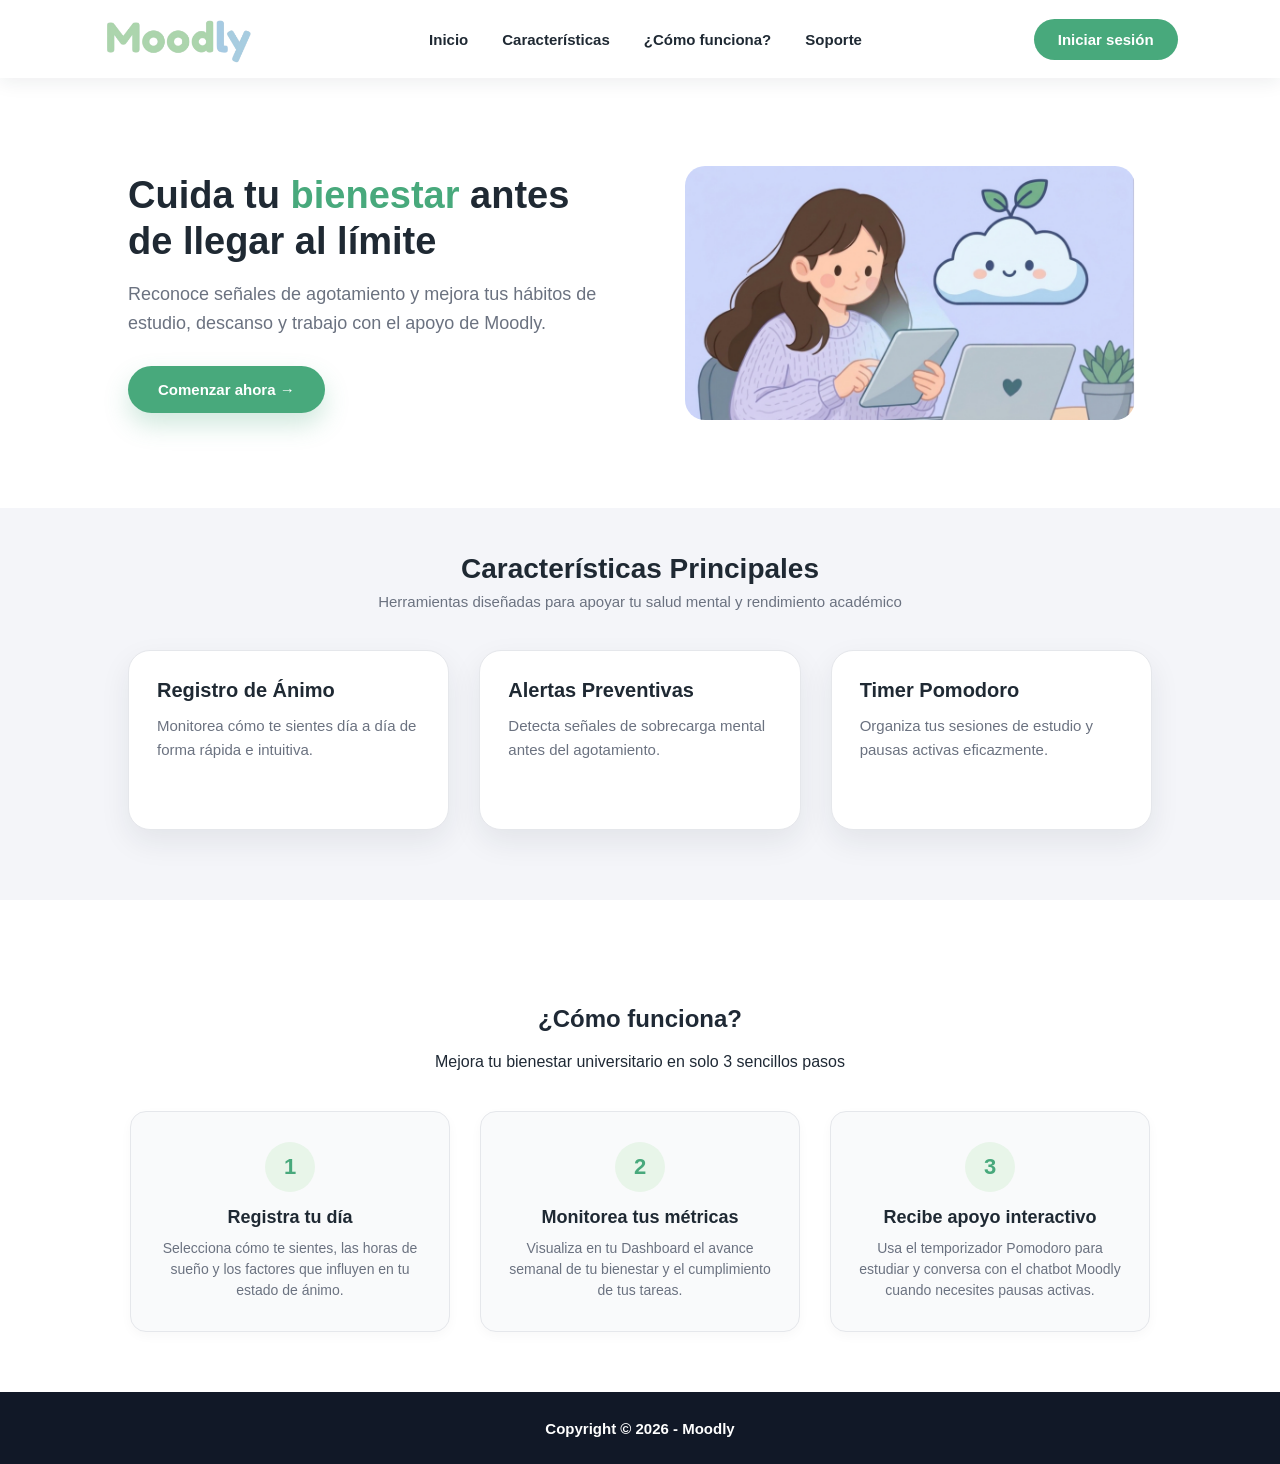
<file: Moodly/index.html>
<!DOCTYPE html>
<html lang="es">
<head>
    <meta charset="UTF-8">
    <meta name="viewport" content="width=device-width, initial-scale=1.0">
    <title>Moodly - Bienestar Universitario</title>
    <link rel="stylesheet" href="css/index.css">
</head>
<body>
    <header class="header">
        <div class="brand">
            <div class="brand">
            <a href="app.html"></a>
            <img src="imagenes/logo.png" alt="Moodly Logo" class="logo-img"> </a>
        </div>
        </div>
        <nav class="nav">
            <a href="#inicio">Inicio</a>
            <a href="#caracteristicas">Características</a>
            <a href="#como-funciona">¿Cómo funciona?</a>
            <a href="#soporte">Soporte</a>
        </nav>
        <button id="openLogin" class="login-btn">Iniciar sesión</button>
    </header>

    <main id="inicio" class="hero">
        <section class="hero-content">
            <h1>Cuida tu <span>bienestar</span> antes de llegar al límite</h1>
            <p>Reconoce señales de agotamiento y mejora tus hábitos de estudio, descanso y trabajo con el apoyo de Moodly.</p>
            <button id="openLoginHero" class="primary-btn">Comenzar ahora &rarr;</button>
        </section>
        <section class="hero-image">
            <div class="image-card">
                <img src="imagenes/moodly.png" alt="Moodly Hero">
            </div>
        </section>
    </main>

    <section id="caracteristicas" class="section servicios">
        <div class="section-title">
            <h2>Características Principales</h2>
            <p>Herramientas diseñadas para apoyar tu salud mental y rendimiento académico</p>
        </div>
        <div class="cards">
            <article class="card">
                <h3>Registro de Ánimo</h3>
                <p>Monitorea cómo te sientes día a día de forma rápida e intuitiva.</p>
            </article>
            <article class="card">
                <h3>Alertas Preventivas</h3>
                <p>Detecta señales de sobrecarga mental antes del agotamiento.</p>
            </article>
            <article class="card">
                <h3>Timer Pomodoro</h3>
                <p>Organiza tus sesiones de estudio y pausas activas eficazmente.</p>
            </article>
        </div>
    </section> 
    <!-- Sección ¿Cómo funciona? -->
<section id="como-funciona" class="steps-section">
    <h2 class="section-title">¿Cómo funciona?</h2>
    <p class="section-subtitle">Mejora tu bienestar universitario en solo 3 sencillos pasos</p>

    <div class="steps-grid">
        <div class="step-card">
            <div class="step-number">1</div>
            <h3>Registra tu día</h3>
            <p>Selecciona cómo te sientes, las horas de sueño y los factores que influyen en tu estado de ánimo.</p>
        </div>

        <div class="step-card">
            <div class="step-number">2</div>
            <h3>Monitorea tus métricas</h3>
            <p>Visualiza en tu Dashboard el avance semanal de tu bienestar y el cumplimiento de tus tareas.</p>
        </div>

        <div class="step-card">
            <div class="step-number">3</div>
            <h3>Recibe apoyo interactivo</h3>
            <p>Usa el temporizador Pomodoro para estudiar y conversa con el chatbot Moodly cuando necesites pausas activas.</p>
        </div>
    </div>
</section>

    <footer id="soporte" class="footer">
        <p>Copyright &copy; 2026 - Moodly</p>
    </footer>

    <!-- MODAL DE INICIO DE SESIÓN -->
    <div id="loginModal" class="modal">
        <div class="modal-content">
            <span class="close-btn" id="closeLogin">&times;</span>
            <h2>Iniciar Sesión</h2>
            <p>¡Bienvenido, ingresa tus datos para empezar!</p>
            
            <form id="formLogin">
                <div class="form-group">
                    <label for="loginEmail">Correo</label>
                    <input type="email" id="loginEmail" required>
                </div>
                
                <div class="form-group">
                    <label for="loginPassword">Contraseña</label>
                    <input type="password" id="loginPassword" required>
                </div>

                <!-- Mensaje de error condicional -->
                <p id="loginError" class="error-msg" style="display: none;">La contraseña o correo no coincide vuelva a intentar</p>

                <button type="submit" class="submit-btn">Iniciar sesión</button>

                <div class="modal-footer-text">
                    <p>¿Aún no tienes una cuenta? <a href="#" id="openRegisterLink">Crear una cuenta</a></p>
                </div>
            </form>
        </div>
    </div>

    <!-- MODAL DE CREAR CUENTA -->
    <div id="registerModal" class="modal">
        <div class="modal-content">
            <span class="close-btn" id="closeRegister">&times;</span>
            <h2>Crear Cuenta</h2>
            <p>Regístrate para comenzar tu viaje de bienestar</p>
            
            <form id="formRegister">
                <div class="form-group">
                    <label for="regName">Nombre</label>
                    <input type="text" id="regName" required>
                </div>
                <div class="form-group">
                    <label for="regLastName">Apellido</label>
                    <input type="text" id="regLastName" required>
                </div>
                <div class="form-group">
                    <label for="regEmail">Correo</label>
                    <input type="email" id="regEmail" required>
                </div>
                <div class="form-group">
                    <label for="regPassword">Contraseña</label>
                    <input type="password" id="regPassword" required>
                </div>

                <button type="submit" class="submit-btn">Registrarse</button>
            </form>
        </div>
    </div>

    <script src="js/index.js"></script>
</body>
</html>
</file>
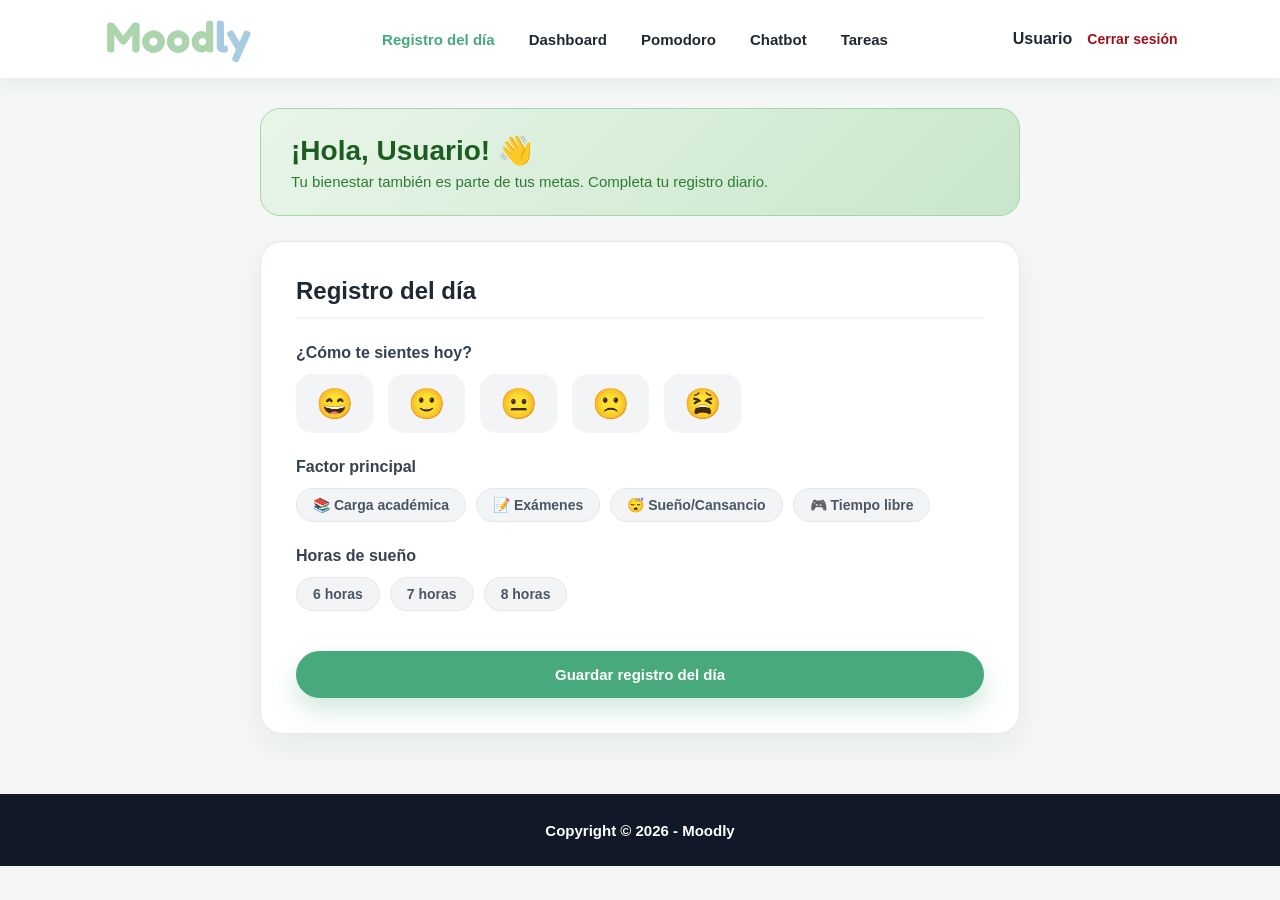
<file: Moodly/app.html>
<!DOCTYPE html>
<html lang="es">
<head>
    <meta charset="UTF-8">
    <meta name="viewport" content="width=device-width, initial-scale=1.0">
    <title>Moodly - Registro del Día</title>
    <link rel="stylesheet" href="css/index.css">
</head>
<body class="app-body">

    <header class="header">
        <div class="brand">
            <a href="app.html"></a>
            <img src="imagenes/logo.png" alt="Moodly Logo" class="logo-img"> </a>
        </div>
        <nav class="nav">
            <a href="app.html" class="active">Registro del día</a>
            <a href="dashboard.html">Dashboard</a>
            <a href="pomodoro.html">Pomodoro</a>
            <a href="chatbot.html">Chatbot</a>
            <a href="tareas.html">Tareas</a>
        </nav>
        <div class="user-profile">
            <span id="userNameDisplay">Usuario</span>
            <a href="index.html" class="logout-link">Cerrar sesión</a>
        </div>
    </header>

    <main class="app-container">
        <div class="welcome-card">
            <div class="welcome-text">
                <h1 id="welcomeGreeting">¡Hola! 👋</h1>
                <p>Tu bienestar también es parte de tus metas. Completa tu registro diario.</p>
            </div>
        </div>

        <section class="survey-card">
            <h2 class="survey-title">Registro del día</h2>

            <div class="survey-group">
                <label class="group-title">¿Cómo te sientes hoy?</label>
                <div class="mood-selector">
                    <button class="mood-btn" data-value="5">😄</button>
                    <button class="mood-btn" data-value="4">🙂</button>
                    <button class="mood-btn" data-value="3">😐</button>
                    <button class="mood-btn" data-value="2">🙁</button>
                    <button class="mood-btn" data-value="1">😫</button>
                </div>
            </div>

            <div class="survey-group">
                <label class="group-title">Factor principal</label>
                <div class="chip-group" id="factorGroup">
                    <button class="chip-btn" data-factor="Carga académica">📚 Carga académica</button>
                    <button class="chip-btn" data-factor="Exámenes">📝 Exámenes</button>
                    <button class="chip-btn" data-factor="Sueño/Cansancio">😴 Sueño/Cansancio</button>
                    <button class="chip-btn" data-factor="Tiempo libre">🎮 Tiempo libre</button>
                </div>
            </div>

            <div class="survey-group">
                <label class="group-title">Horas de sueño</label>
                <div class="chip-group" id="sleepGroup">
                    <button class="chip-btn" data-sleep="6">6 horas</button>
                    <button class="chip-btn" data-sleep="7">7 horas</button>
                    <button class="chip-btn" data-sleep="8">8 horas</button>
                </div>
            </div>

            <button class="primary-btn submit-survey-btn" id="saveSurveyBtn">Guardar registro del día</button>
        </section>
    </main>

    <footer class="footer">
        <p>Copyright &copy; 2026 - Moodly</p>
    </footer>

    <script src="js/app.js"></script>
</body>
</html>
</file>
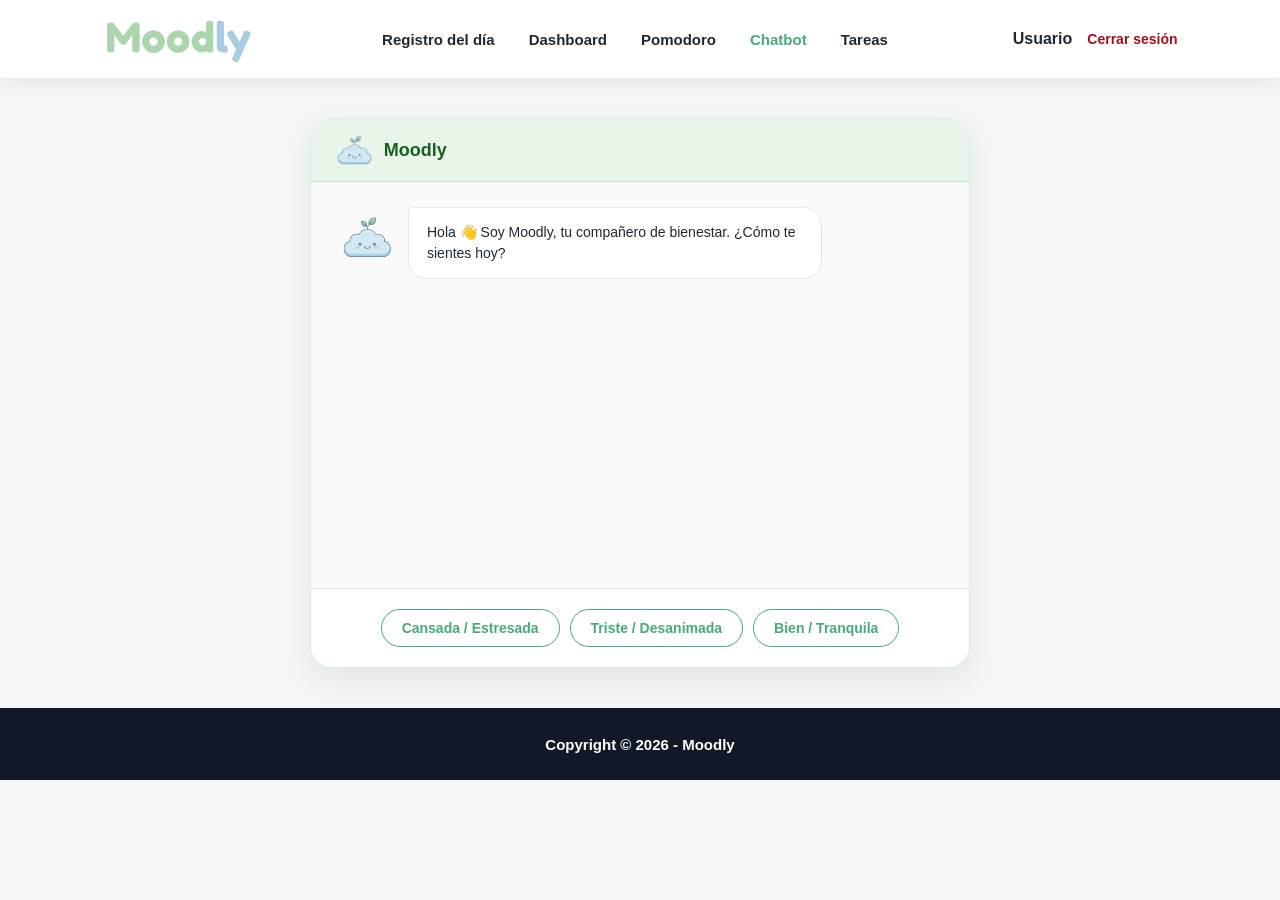
<file: Moodly/chatbot.html>
<!DOCTYPE html>
<html lang="es">
<head>
    <meta charset="UTF-8">
    <meta name="viewport" content="width=device-width, initial-scale=1.0">
    <title>Moodly - Chatbot</title>
    <link rel="stylesheet" href="css/index.css">
</head>
<body class="app-body">

    <header class="header">
        <div class="brand">
            <a href="app.html">
                <img src="imagenes/logo.png" alt="Moodly Logo" class="logo-img">
            </a>
        </div>
        <nav class="nav">
            <a href="app.html">Registro del día</a>
            <a href="dashboard.html">Dashboard</a>
            <a href="pomodoro.html">Pomodoro</a>
            <a href="chatbot.html" class="active">Chatbot</a>
            <a href="tareas.html">Tareas</a>
        </nav>
        <div class="user-profile">
            <span id="userNameDisplayChat">Usuario</span>
            <a href="index.html" class="logout-link">Cerrar sesión</a>
        </div>
    </header>

    <main class="chat-container">
        <div class="chat-card">
            <!-- Encabezado del chat con logo de imagen -->
            <div class="chat-header">
                <img src="imagenes/chatbot.png" alt="Logo" class="chat-header-logo">
                <h2>Moodly</h2>
            </div>

            <div id="chatMessages" class="chat-messages">
                <div class="message bot-message">
                    <div class="bot-avatar">
                        <img src="imagenes/chatbot.png" alt="Avatar">
                    </div>
                    <div class="message-bubble">Hola 👋 Soy Moodly, tu compañero de bienestar. ¿Cómo te sientes hoy?</div>
                </div>
            </div>

            <div id="chatOptions" class="chat-options">
                <button class="option-btn" data-type="estresada">Cansada / Estresada</button>
                <button class="option-btn" data-type="triste">Triste / Desanimada</button>
                <button class="option-btn" data-type="bien">Bien / Tranquila</button>
            </div>
        </div>
    </main>

    <footer class="footer">
        <p>Copyright &copy; 2026 - Moodly</p>
    </footer>

    <script src="js/chatbot.js"></script>
</body>
</html>
</file>
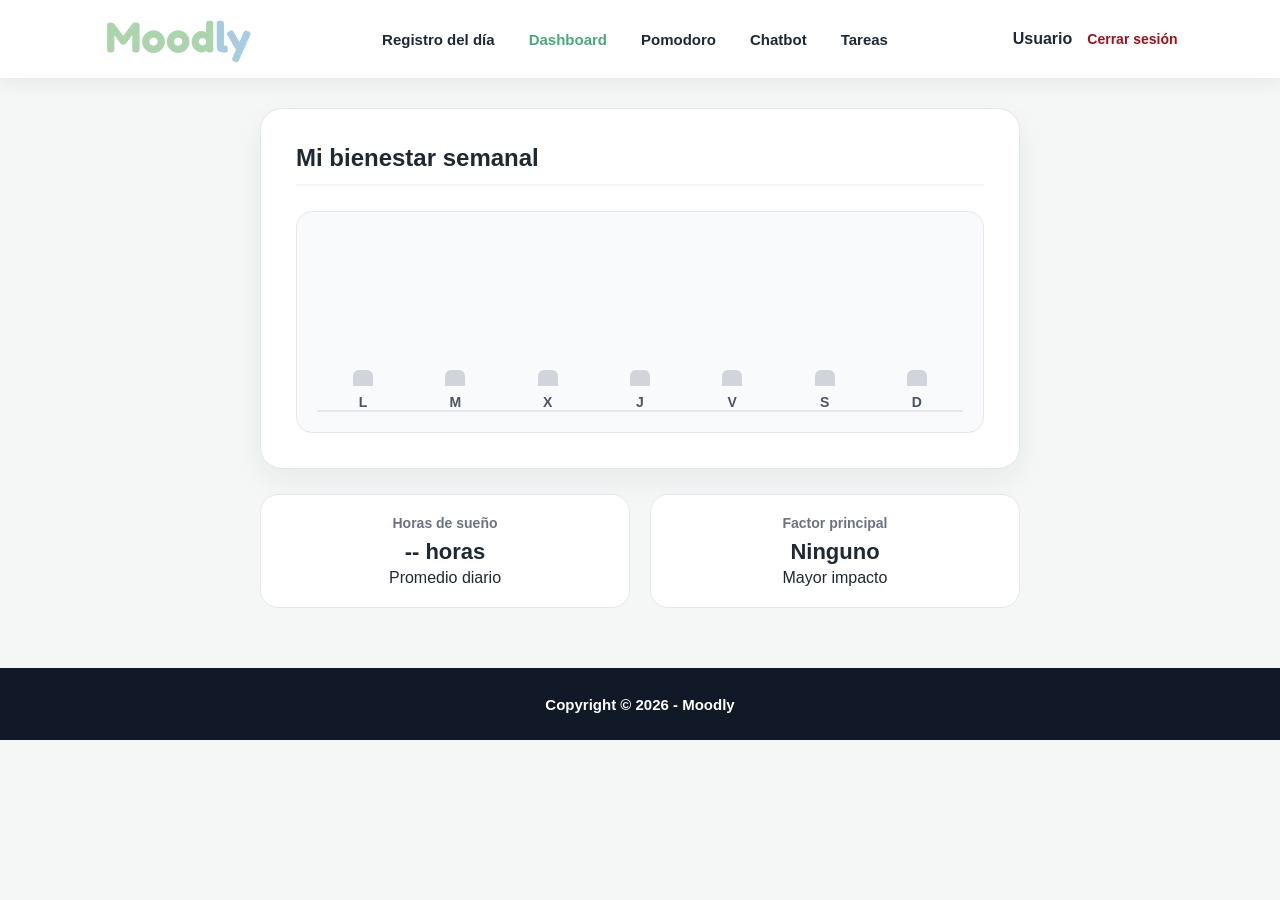
<file: Moodly/dashboard.html>
<!DOCTYPE html>
<html lang="es">
<head>
    <meta charset="UTF-8">
    <meta name="viewport" content="width=device-width, initial-scale=1.0">
    <title>Moodly - Mi Bienestar</title>
    <link rel="stylesheet" href="css/index.css">
</head>
<body class="app-body">

    <header class="header">
        <div class="brand">
           <div class="brand">
            <a href="app.html"></a>
            <img src="imagenes/logo.png" alt="Moodly Logo" class="logo-img"> </a>
        </div>
        </div>
        <nav class="nav">
            <a href="app.html">Registro del día</a>
            <a href="dashboard.html" class="active">Dashboard</a>
            <a href="pomodoro.html">Pomodoro</a>
            <a href="chatbot.html">Chatbot</a>
            <a href="tareas.html">Tareas</a>
        </nav>
        <div class="user-profile">
            <span id="userNameDisplayDashboard">Usuario</span>
            <a href="index.html" class="logout-link">Cerrar sesión</a>
        </div>
    </header>

    <main class="app-container">
        <div class="survey-card">
            <h2 class="survey-title">Mi bienestar semanal</h2>
            
            <!-- Gráfico Semanal Estilo Figma -->
            <div class="weekly-chart-container">
                <div class="chart-bars">
                    <div class="bar-col" data-day="L"><div class="bar" id="bar-L"></div><span>L</span></div>
                    <div class="bar-col" data-day="M"><div class="bar" id="bar-M"></div><span>M</span></div>
                    <div class="bar-col" data-day="X"><div class="bar" id="bar-X"></div><span>X</span></div>
                    <div class="bar-col" data-day="J"><div class="bar" id="bar-J"></div><span>J</span></div>
                    <div class="bar-col" data-day="V"><div class="bar" id="bar-V"></div><span>V</span></div>
                    <div class="bar-col" data-day="S"><div class="bar" id="bar-S"></div><span>S</span></div>
                    <div class="bar-col" data-day="D"><div class="bar" id="bar-D"></div><span>D</span></div>
                </div>
            </div>
        </div>

        <div class="dashboard-cards-grid">
            <div class="dash-card">
                <h3>Horas de sueño</h3>
                <p class="dash-value" id="statSleep">-- horas</p>
                <span>Promedio diario</span>
            </div>
            <div class="dash-card">
                <h3>Factor principal</h3>
                <p class="dash-value" id="statFactor">Ninguno</p>
                <span>Mayor impacto</span>
            </div>
        </div>
    </main>

    <footer class="footer">
        <p>Copyright &copy; 2026 - Moodly</p>
    </footer>

    <script src="js/dashboard.js"></script>
</body>
</html>
</file>
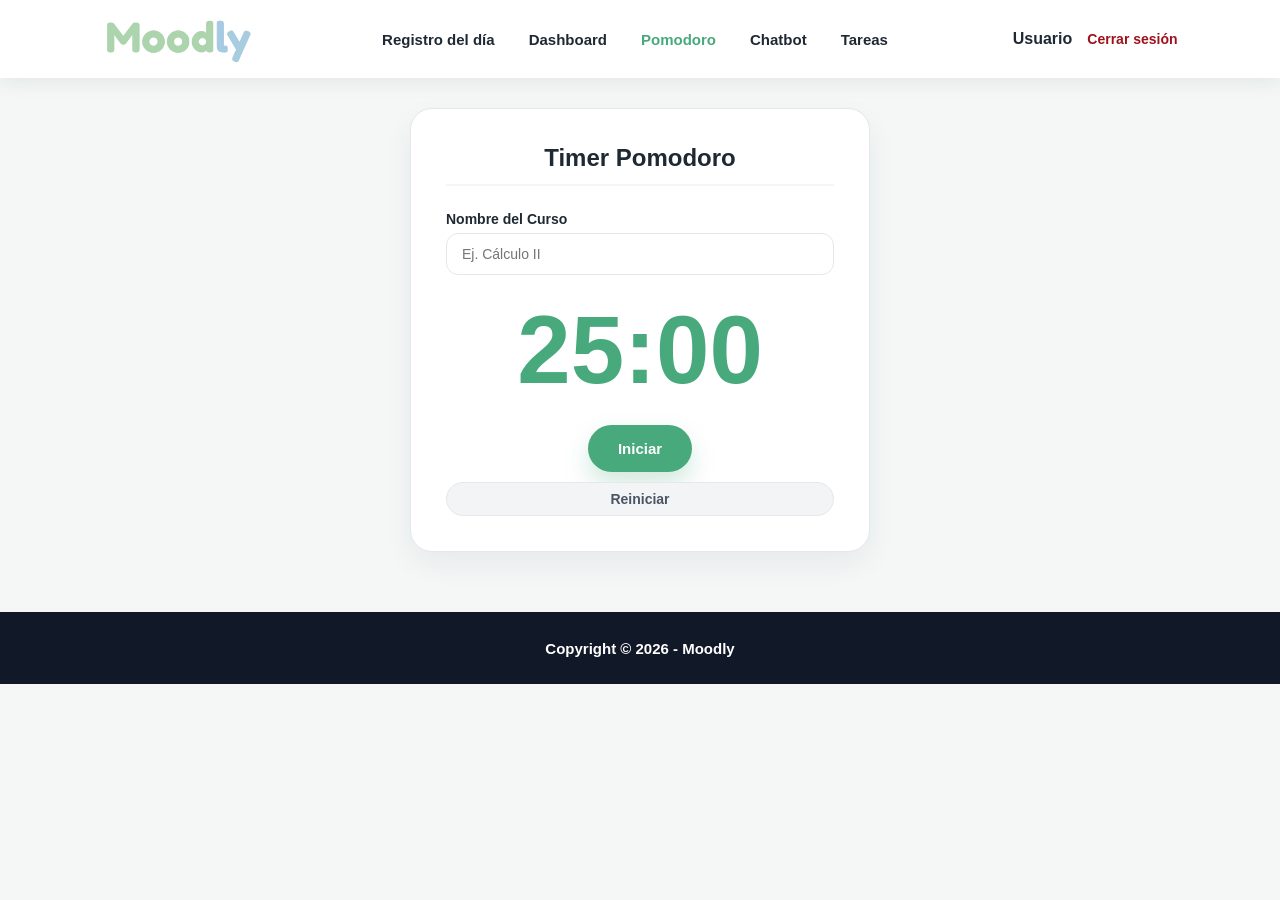
<file: Moodly/pomodoro.html>
<!DOCTYPE html>
<html lang="es">
<head>
    <meta charset="UTF-8">
    <meta name="viewport" content="width=device-width, initial-scale=1.0">
    <title>Moodly - Timer Pomodoro</title>
    <link rel="stylesheet" href="css/index.css">
</head>
<body class="app-body">

    <header class="header">
        <div class="brand">
            <div class="brand">
            <a href="app.html"></a>
            <img src="imagenes/logo.png" alt="Moodly Logo" class="logo-img"> </a>
        </div>
        </div>
        <nav class="nav">
            <a href="app.html">Registro del día</a>
            <a href="dashboard.html">Dashboard</a>
            <a href="pomodoro.html" class="active">Pomodoro</a>
            <a href="chatbot.html">Chatbot</a>
            <a href="tareas.html">Tareas</a>
        </nav>
        <div class="user-profile">
            <span id="userNameDisplayPomodoro">Usuario</span>
            <a href="index.html" class="logout-link">Cerrar sesión</a>
        </div>
    </header>

    <main class="app-container" style="max-width: 500px;">
        <div class="survey-card" style="text-align: center;">
            <h2 class="survey-title">Timer Pomodoro</h2>

            <div class="form-group" style="text-align: left;">
                <label>Nombre del Curso</label>
                <input type="text" id="courseName" placeholder="Ej. Cálculo II">
            </div>

            <div class="pomodoro-display">
                <h1 id="timerText">25:00</h1>
            </div>

            <div class="pomodoro-controls">
                <button id="startPomodoroBtn" class="primary-btn">Iniciar</button>
                <button id="resetPomodoroBtn" class="chip-btn" style="margin-top: 10px; width: 100%;">Reiniciar</button>
            </div>
        </div>
    </main>

    <footer class="footer">
        <p>Copyright &copy; 2026 - Moodly</p>
    </footer>

    <script src="js/pomodoro.js"></script>
</body>
</html>
</file>
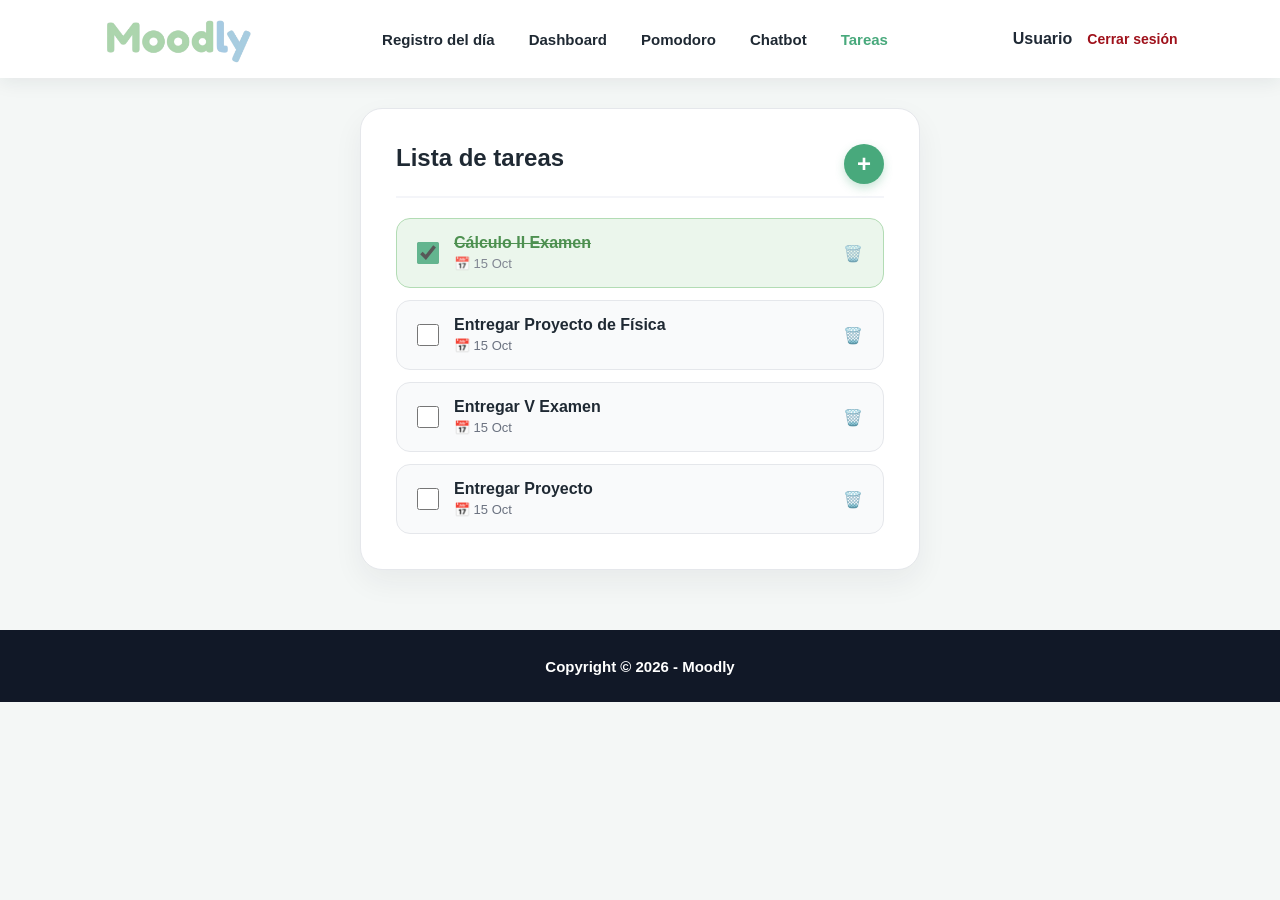
<file: Moodly/tareas.html>
<!DOCTYPE html>
<html lang="es">
<head>
    <meta charset="UTF-8">
    <meta name="viewport" content="width=device-width, initial-scale=1.0">
    <title>Moodly - Lista de Tareas</title>
    <link rel="stylesheet" href="css/index.css">
</head>
<body class="app-body">

    <header class="header">
        <div class="brand">
           <div class="brand">
            <a href="app.html"></a>
            <img src="imagenes/logo.png" alt="Moodly Logo" class="logo-img"> </a>
        </div>
        </div>
        <nav class="nav">
            <a href="app.html">Registro del día</a>
            <a href="dashboard.html">Dashboard</a>
            <a href="pomodoro.html">Pomodoro</a>
            <a href="chatbot.html">Chatbot</a>
            <a href="tareas.html" class="active">Tareas</a>
        </nav>
        <div class="user-profile">
            <span id="userNameDisplayTareas">Usuario</span>
            <a href="index.html" class="logout-link">Cerrar sesión</a>
        </div>
    </header>

    <main class="app-container" style="max-width: 600px;">
        <div class="survey-card">
            <div class="tasks-header">
                <h2 class="survey-title" style="margin-bottom: 0; border: none;">Lista de tareas</h2>
                <button id="openTaskModalBtn" class="add-task-float-btn">+</button>
            </div>

            <!-- Contenedor de la lista de tareas -->
            <div id="tasksListContainer" class="tasks-list">
                <!-- Se llenan dinámicamente -->
            </div>
        </div>
    </main>

    <!-- Modal para Añadir Nueva Tarea -->
    <div id="taskModal" class="modal">
        <div class="modal-content">
            <span class="close-btn" id="closeTaskModal">&times;</span>
            <h2>Añadir nueva tarea</h2>
            <p>Organiza tus entregas y pendientes académicos</p>
            
            <form id="formAddTask">
                <div class="form-group">
                    <label for="taskName">Nombre de la tarea</label>
                    <input type="text" id="taskName" placeholder="Ej. Entregar Proyecto de Física" required>
                </div>
                
                <div class="form-group">
                    <label for="taskDate">Fecha de Entrega</label>
                    <input type="text" id="taskDate" placeholder="Ej. 15 Oct" required>
                </div>

                <button type="submit" class="submit-btn">Crear tarea</button>
            </form>
        </div>
    </div>

    <footer class="footer">
        <p>Copyright &copy; 2026 - Moodly</p>
    </footer>

    <script src="js/tareas.js"></script>
</body>
</html>
</file>
<file: Moodly/css/index.css>
* {
    margin: 0;
    padding: 0;
    box-sizing: border-box;
}
html {
    scroll-behavior: smooth;
}

/* Iniciar con la Etiqueta body */
body {
    font-family: Arial, Helvetica, sans-serif;
    background-color: #f4f5f9;
    color: #1f2935;
}

/* --- ENCABEZADO Y NAVEGACIÓN --- */
.header {
    width: 100%;
    min-height: 78px;
    background-color: #ffffff;
    padding: 0 8%;
    display: flex;
    justify-content: space-between;
    align-items: center;
    box-shadow: 0 4px 18px rgba(31, 41, 51, 0.08);
    position: sticky;
    top: 0;
    z-index: 100;
}

.brand h2 {
    color: #48a97c;
    font-size: 32px;
    font-weight: 800;
}

.brand span {
    color: #6b7280;
    font-size: 14px;
}

.nav {
    display: flex;
    gap: 34px;
    align-items: center;
}

.nav a {
    text-decoration: none;
    color: #1f2933;
    font-size: 15px;
    font-weight: 700;
}

.nav a.active, .nav a:hover {
    color: #48a97c;
}

.login-btn {
    border: none;
    background-color: #48a97c;
    color: #ffffff;
    padding: 12px 24px;
    border-radius: 24px;
    font-size: 15px;
    font-weight: 700;
    cursor: pointer;
    transition: 0.2s;
}

.login-btn:hover {
    background-color: #3b8c66;
}

/* --- HERO (LANDING) --- */
.hero {
    min-height: 430px;
    background: #ffffff;
    padding: 70px 10%;
    display: grid;
    grid-template-columns: 1fr 1fr;
    gap: 55px;
    align-items: center;
}

.hero-content {
    max-width: 820px;
}

.hero-content h1 {
    color: #1f2933;
    font-size: 38px;
    line-height: 1.2;
    margin-bottom: 16px;
}

.hero-content h1 span {
    color: #48a97c;
}

.hero-content p {
    color: #6b7280;
    font-size: 18px;
    line-height: 1.6;
    max-width: 760px;
    margin-bottom: 28px;
}

.primary-btn {
    border: none;
    background-color: #48a97c;
    color: #ffffff;
    padding: 15px 30px;
    border-radius: 30px;
    font-size: 15px;
    font-weight: 800;
    cursor: pointer;
    box-shadow: 0 12px 25px rgba(72, 169, 124, 0.25); 
    transition: 0.2s;
}

.primary-btn:hover {
    background-color: #3b8c66;
    transform: translateY(-2px);
}

.hero-image {
    display: flex;
    justify-content: center;
}

.image-card {
    width: 100%;
    max-width: 450px;
    display: flex;
    justify-content: center;
    align-items: center;
}

.image-card img {
    width: 100%;
    height: auto;
    border-radius: 20px;
}

/* --- SECCIONES Y CARDS DE LA LANDING --- */
.section {
    padding-bottom: 50px;
}

.section-title {
    text-align: center;
    padding: 45px 20px 20px;
}

.section-title h2 {
    color: #1f2933;
    font-size: 28px;
    margin-bottom: 8px;
}

.section-title p {
    color: #6b7280;
    font-size: 15px;
}

.servicios {
    background-color: #f4f5f9;
}

.cards {
    display: grid;
    grid-template-columns: repeat(3, 1fr);
    gap: 30px;
    padding: 20px 10%;
}

.card {
    background-color: #ffffff;
    border: 1px solid #e5e7eb;
    border-radius: 22px;
    padding: 28px;
    min-height: 180px;
    box-shadow: 0 12px 30px rgba(31, 41, 51, 0.08);
    transition: 0.3s;
}

.card:hover {
    transform: translateY(-6px);
    box-shadow: 0 18px 38px rgba(31, 41, 51, 0.13);
}

.card h3 {
    color: #1f2933;
    font-size: 20px;
    margin-bottom: 12px;
}

.card p {
    color: #6b7280;
    font-size: 15px;
    line-height: 1.6;
} 

/* --- PIE DE PÁGINA --- */
.footer {
    background-color: #111827;
    color: #ffffff;
    min-height: 72px;
    display: flex;
    justify-content: center;
    align-items: center;
    padding: 20px;
}

.footer p {
    font-size: 15px;
    font-weight: 600;
}

/* --- MODALES DE INICIO DE SESIÓN Y REGISTRO --- */
.modal {
    display: none;
    position: fixed;
    z-index: 1000;
    top: 0;
    left: 0;
    width: 100%;
    height: 100%;
    background-color: rgba(0, 0, 0, 0.5);
    justify-content: center;
    align-items: center;
}

.modal-content {
    background-color: #ffffff;
    padding: 35px;
    border-radius: 22px;
    width: 100%;
    max-width: 400px;
    box-shadow: 0 20px 45px rgba(0, 0, 0, 0.2);
    position: relative;
}

.close-btn {
    position: absolute;
    top: 15px;
    right: 20px;
    font-size: 26px;
    font-weight: bold;
    color: #6b7280;
    cursor: pointer;
}

.close-btn:hover {
    color: #1f2933;
}

.modal-content h2 {
    color: #1f2933;
    font-size: 24px;
    margin-bottom: 8px;
}

.modal-content p {
    color: #6b7280;
    font-size: 14px;
    margin-bottom: 24px;
}

.form-group {
    margin-bottom: 18px;
}

.form-group label {
    display: block;
    font-size: 14px;
    font-weight: 600;
    color: #1f2933;
    margin-bottom: 6px;
}

.form-group input {
    width: 100%;
    padding: 12px 15px;
    border: 1px solid #e5e7eb;
    border-radius: 12px;
    font-size: 14px;
    outline: none;
}

.form-group input:focus {
    border-color: #48a97c;
}

.submit-btn {
    width: 100%;
    background-color: #48a97c;
    color: #ffffff;
    border: none;
    padding: 12px;
    border-radius: 12px;
    font-size: 15px;
    font-weight: 700;
    cursor: pointer;
    margin-top: 10px;
    transition: 0.2s;
}

.submit-btn:hover {
    background-color: #3b8c66;
}

.modal-footer-text {
    text-align: center;
    margin-top: 18px;
}

.modal-footer-text p {
    font-size: 13px;
    color: #6b7280;
    margin-bottom: 0;
}

.modal-footer-text a {
    color: #48a97c;
    text-decoration: none;
    font-weight: 700;
}

.modal-footer-text a:hover {
    text-decoration: underline;
}

.error-msg {
    color: #ef4444;
    font-size: 13px;
    font-weight: 700;
    margin-bottom: 12px;
    text-align: center;
}

/* --- VISTAS INTERNAS DE LA APP (app.html, dashboard.html, etc.) --- */
.app-body {
    background-color: #f4f7f6;
}

.user-profile {
    display: flex;
    align-items: center;
    gap: 15px;
    font-weight: 700;
}

.logout-link {
    color: #9f111b;
    text-decoration: none;
    font-size: 14px;
}

.logout-link:hover {
    text-decoration: underline;
}

.app-container {
    max-width: 800px;
    margin: 30px auto 60px auto;
    padding: 0 20px;
}

.welcome-card {
    background: linear-gradient(135deg, #e8f5e9, #c8e6c9);
    border-radius: 20px;
    padding: 25px 30px;
    margin-bottom: 25px;
    border: 1px solid #a5d6a7;
}

.welcome-text h1 {
    color: #1b5e20;
    font-size: 28px;
    margin-bottom: 6px;
}

.welcome-text p {
    color: #2e7d32;
    font-size: 15px;
}

.survey-card {
    background-color: #ffffff;
    border-radius: 22px;
    padding: 35px;
    box-shadow: 0 12px 30px rgba(31, 41, 51, 0.06);
    border: 1px solid #e5e7eb;
}

.survey-title {
    color: #1f2933;
    font-size: 24px;
    margin-bottom: 25px;
    border-bottom: 2px solid #f4f5f9;
    padding-bottom: 12px;
}

.survey-group {
    margin-bottom: 25px;
}

.group-title {
    display: block;
    font-size: 16px;
    font-weight: 700;
    color: #374151;
    margin-bottom: 12px;
}

/* Selector de Emojis */
.mood-selector {
    display: flex;
    gap: 15px;
}

.mood-btn {
    background-color: #f3f4f6;
    border: 2px solid transparent;
    border-radius: 16px;
    font-size: 30px;
    padding: 10px 18px;
    cursor: pointer;
    transition: 0.2s;
}

.mood-btn:hover, .mood-btn.selected {
    background-color: #e8f5e9;
    border-color: #48a97c;
    transform: scale(1.1);
}

/* Chips interactivos */
.chip-group {
    display: flex;
    flex-wrap: wrap;
    gap: 10px;
}

.chip-btn {
    background-color: #f3f4f6;
    border: 1px solid #e5e7eb;
    border-radius: 20px;
    padding: 8px 16px;
    font-size: 14px;
    color: #4b5563;
    font-weight: 600;
    cursor: pointer;
    transition: 0.2s;
}

.chip-btn:hover, .chip-btn.active {
    background-color: #48a97c;
    color: #ffffff;
    border-color: #48a97c;
}

.submit-survey-btn {
    width: 100%;
    margin-top: 15px;
}

/* --- DASHBOARD Y GRÁFICO SEMANAL --- */
.weekly-chart-container {
    background-color: #f9fafb;
    border: 1px solid #e5e7eb;
    border-radius: 16px;
    padding: 20px;
    margin-top: 15px;
}

.chart-bars {
    display: flex;
    justify-content: space-around;
    align-items: flex-end;
    height: 180px;
    padding-top: 20px;
    border-bottom: 2px solid #e5e7eb;
}

.bar-col {
    display: flex;
    flex-direction: column;
    align-items: center;
    height: 100%;
    justify-content: flex-end;
    width: 30px;
}

.bar {
    width: 20px;
    background-color: #d1d5db;
    border-radius: 6px 6px 0 0;
    height: 10%;
    transition: height 0.3s ease;
}

.bar-col span {
    margin-top: 8px;
    font-size: 14px;
    font-weight: 700;
    color: #4b5563;
}

.dashboard-cards-grid {
    display: grid;
    grid-template-columns: 1fr 1fr;
    gap: 20px;
    margin-top: 25px;
}

.dash-card {
    background-color: #ffffff;
    border: 1px solid #e5e7eb;
    border-radius: 18px;
    padding: 20px;
    text-align: center;
}

.dash-card h3 {
    font-size: 14px;
    color: #6b7280;
    margin-bottom: 8px;
}

.dash-value {
    font-size: 22px;
    font-weight: 800;
    color: #1f2933;
    margin-bottom: 4px;
}

/* --- POMODORO --- */
.pomodoro-display {
    font-size: 48px;
    font-weight: 800;
    color: #48a97c;
    margin: 20px 0;
}

/* --- CHATBOT --- */
.chat-container {
    max-width: 700px;
    margin: 40px auto;
    padding: 0 20px;
}

.chat-card {
    background-color: #ffffff;
    border-radius: 22px;
    box-shadow: 0 12px 30px rgba(31, 41, 51, 0.08);
    border: 1px solid #e5e7eb;
    overflow: hidden;
    display: flex;
    flex-direction: column;
    height: 550px;
}

.chat-header {
    background-color: #e8f5e9;
    padding: 18px 25px;
    display: flex;
    align-items: center;
    gap: 15px;
    border-bottom: 1px solid #c8e6c9;
}

.chat-icon {
    font-size: 28px;
}

.chat-header h2 {
    color: #1b5e20;
    font-size: 18px;
}

.chat-header p {
    color: #388e3c;
    font-size: 13px;
}

.chat-messages {
    flex: 1;
    padding: 25px;
    overflow-y: auto;
    display: flex;
    flex-direction: column;
    gap: 16px;
    background-color: #fafafa;
}

.message {
    display: flex;
    gap: 12px;
    max-width: 80%;
}

.bot-message {
    align-self: flex-start;
}

.user-message {
    align-self: flex-end;
    flex-direction: row-reverse;
}

.bot-avatar {
    width: 36px;
    height: 36px;
    background-color: #e8f5e9;
    border-radius: 50%;
    display: flex;
    justify-content: center;
    align-items: center;
    font-size: 18px;
}

.message-bubble {
    padding: 14px 18px;
    border-radius: 18px;
    font-size: 14px;
    line-height: 1.5;
}

.bot-message .message-bubble {
    background-color: #ffffff;
    color: #1f2933;
    border: 1px solid #e5e7eb;
    border-top-left-radius: 4px;
}

.user-message .message-bubble {
    background-color: #48a97c;
    color: #ffffff;
    border-top-right-radius: 4px;
}

.chat-options {
    padding: 20px;
    background-color: #ffffff;
    border-top: 1px solid #e5e7eb;
    display: flex;
    flex-wrap: wrap;
    gap: 10px;
    justify-content: center;
}

.option-btn {
    background-color: #ffffff;
    border: 1.5px solid #48a97c;
    color: #48a97c;
    padding: 10px 20px;
    border-radius: 20px;
    font-size: 14px;
    font-weight: 700;
    cursor: pointer;
    transition: 0.2s;
}

.option-btn:hover {
    background-color: #48a97c;
    color: #ffffff;
}
/* --- ESTILOS PARA LA LISTA DE TAREAS --- */
.tasks-header {
    display: flex;
    justify-content: space-between;
    align-items: center;
    margin-bottom: 20px;
    border-bottom: 2px solid #f4f5f9;
    padding-bottom: 12px;
}

.add-task-float-btn {
    background-color: #48a97c;
    color: #ffffff;
    border: none;
    width: 40px;
    height: 40px;
    border-radius: 50%;
    font-size: 24px;
    font-weight: bold;
    cursor: pointer;
    display: flex;
    justify-content: center;
    align-items: center;
    box-shadow: 0 4px 10px rgba(72, 169, 124, 0.3);
    transition: 0.2s;
}

.add-task-float-btn:hover {
    background-color: #3b8c66;
    transform: scale(1.05);
}

.tasks-list {
    display: flex;
    flex-direction: column;
    gap: 12px;
}

.task-item {
    display: flex;
    align-items: center;
    justify-content: space-between;
    background-color: #f9fafb;
    border: 1px solid #e5e7eb;
    border-radius: 14px;
    padding: 15px 20px;
    transition: 0.2s;
}

.task-item.completed {
    background-color: #e8f5e9;
    border-color: #a5d6a7;
    opacity: 0.85;
}

.task-item.completed .task-text h4 {
    text-decoration: line-through;
    color: #2e7d32;
}

.task-info {
    display: flex;
    align-items: center;
    gap: 15px;
}

.task-checkbox {
    width: 22px;
    height: 22px;
    accent-color: #48a97c;
    cursor: pointer;
}

.task-text h4 {
    font-size: 16px;
    color: #1f2933;
    margin-bottom: 2px;
}

.task-text span {
    font-size: 13px;
    color: #6b7280;
}

.delete-task-btn {
    background: none;
    border: none;
    color: #9f111b;
    cursor: pointer;
    font-size: 16px;
}
/* --- ESTILO PARA EL LOGOTIPO EN LA CABECERA --- */
.brand {
    display: flex;
    align-items: center;
}

.brand a {
    display: flex;
    align-items: center;
    text-decoration: none;
}

.logo-img {
    height: 60px; 
    width: auto;
    display: block;
}
/* --- ESTILOS PARA LA CABECERA Y AVATAR DEL CHATBOT CON IMAGEN --- */
.chat-header {
    background-color: #e8f5e9;
    padding: 15px 25px;
    display: flex;
    align-items: center;
    gap: 12px;
    border-bottom: 1px solid #c8e6c9;
}

.chat-header-logo {
    height: 32px;
    width: auto;
    display: block;
}

.chat-header h2 {
    color: #1b5e20;
    font-size: 18px;
    margin: 0;
}

.bot-avatar {
    width: 38px;
    height: 38px;
    background-color: #ffffff;
    border-radius: 50%;
    display: flex;
    justify-content: center;
    align-items: center;
    border: 1px solid #c8e6c9;
    overflow: hidden;
}

.bot-avatar img {
    width: 85%;
    height: auto;
}
/* --- ELIMINAR EL CÍRCULO Y DAR BUEN TAMAÑO A LA NUBECITA DEL CHAT --- */
.bot-avatar {
    width: 60px !important;
    height: 60px !important;
    min-width: 60px !important;
    min-height: 60px !important;
    background-color: transparent !important;
    border: none !important;
    border-radius: 0 !important;
    display: flex;
    justify-content: center;
    align-items: center;
    overflow: visible;
}

.chat-avatar-img {
    width: 60px !important;
    height: 60px !important;
    object-fit: contain;
    display: block;
}
/* --- SECCIÓN ¿CÓMO FUNCIONA? --- */
.steps-section {
    padding: 60px 20px;
    background-color: #ffffff;
    text-align: center;
}

.steps-grid {
    display: flex;
    justify-content: center;
    gap: 30px;
    max-width: 1100px;
    margin: 40px auto 0 auto;
    flex-wrap: wrap;
}

.step-card {
    background-color: #f9fafb;
    border: 1px solid #e5e7eb;
    border-radius: 16px;
    padding: 30px 20px;
    flex: 1;
    min-width: 250px;
    max-width: 320px;
    box-shadow: 0 4px 12px rgba(0, 0, 0, 0.03);
    transition: transform 0.2s ease, box-shadow 0.2s ease;
}

.step-card:hover {
    transform: translateY(-5px);
    box-shadow: 0 8px 20px rgba(72, 169, 124, 0.12);
}

.step-number {
    width: 50px;
    height: 50px;
    background-color: #e8f5e9;
    color: #48a97c;
    font-size: 22px;
    font-weight: bold;
    border-radius: 50%;
    display: flex;
    align-items: center;
    justify-content: center;
    margin: 0 auto 15px auto;
}

.step-card h3 {
    color: #1f2933;
    font-size: 18px;
    margin-bottom: 10px;
}

.step-card p {
    color: #6b7280;
    font-size: 14px;
    line-height: 1.5;
}
</file>
